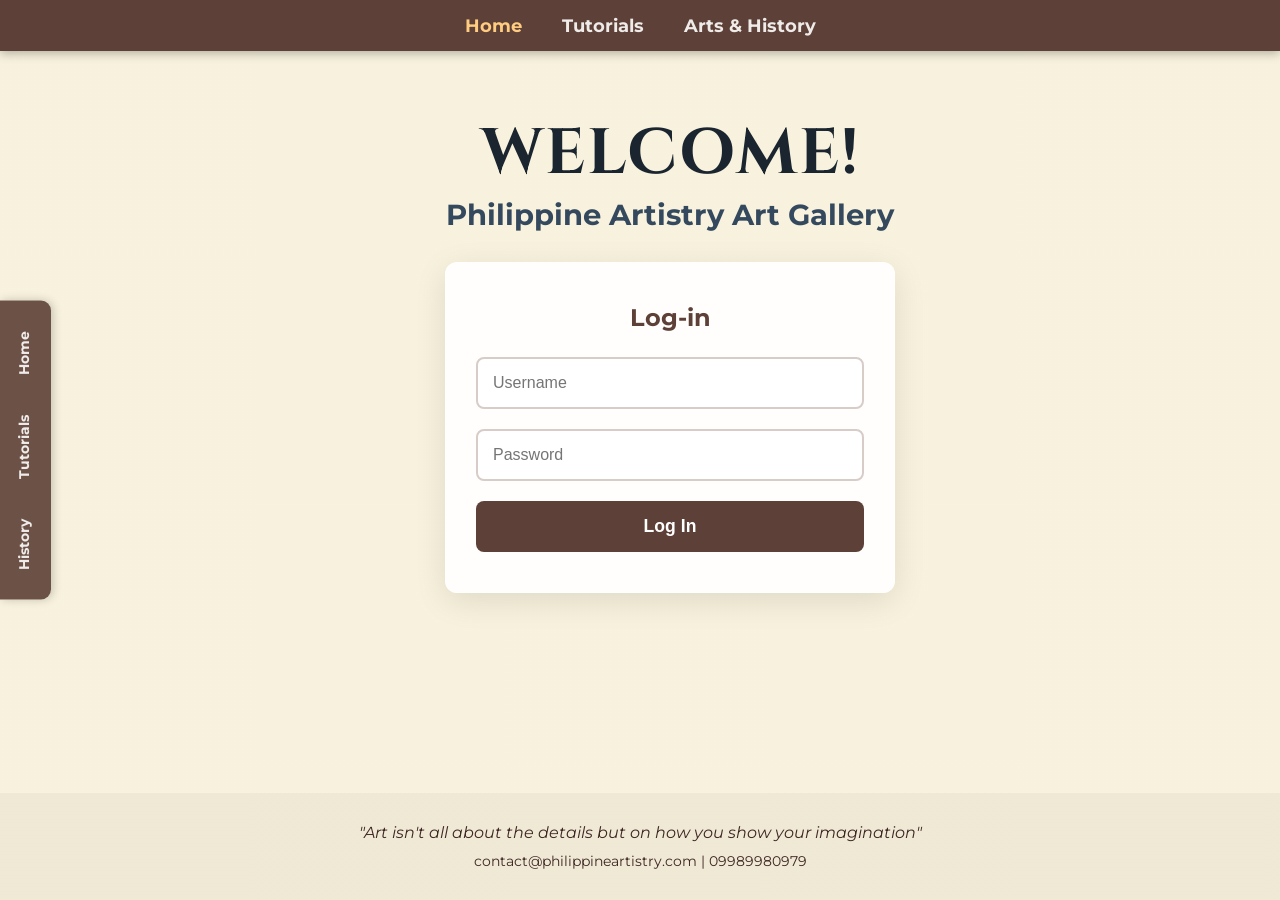
<file: index.html>
<!DOCTYPE html>
<html lang="en">
<head>
    <meta charset="UTF-8">
    <meta name="viewport" content="width=device-width, initial-scale=1.0">
    <title>Home - Philippine Artistry</title>
    <link rel="stylesheet" href="style.css">
</head>
<body>
    <nav class="nav">
        <ul class="nav-list">
            <li><a href="index.html" class="nav-link active">Home</a></li>
            <li><a href="page2.html" class="nav-link">Tutorials</a></li>
            <li><a href="page3.html" class="nav-link">Arts & History</a></li>
        </ul>
    </nav>
    <aside class="side-menu">
        <a href="index.html" class="side-link">Home</a>
        <a href="page2.html" class="side-link">Tutorials</a>
        <a href="page3.html" class="side-link">History</a>
    </aside>
    <main>
        <section class="home-hero">
            <h1 class="home-title">WELCOME!</h1>
            <h2 class="home-subtitle">Philippine Artistry Art Gallery</h2>
            <div class="login-card">
                <h3>Log-in</h3>
                <form id="loginForm">
                    <input type="text" id="user" class="form-input" placeholder="Username" required>
                    <input type="password" id="pass" class="form-input" placeholder="Password" required>
                    <button type="submit" class="btn-submit">Log In</button>
                </form>
            </div>
        </section>
    </main>
    <footer class="footer">
        <p><i>"Art isn't all about the details but on how you show your imagination"</i></p>
        <p style="margin-top: 10px; font-size: 0.9rem;">contact@philippineartistry.com | 09989980979</p>
    </footer>
    <script>
        document.getElementById('loginForm').addEventListener('submit', function(e) {
            e.preventDefault();
            if(document.getElementById('user').value === 'admin' && document.getElementById('pass').value === 'password') {
                window.location.href = 'page3.html';
            } else { alert('Invalid credentials'); }
        });
    </script>
</body>
</html>
</file>
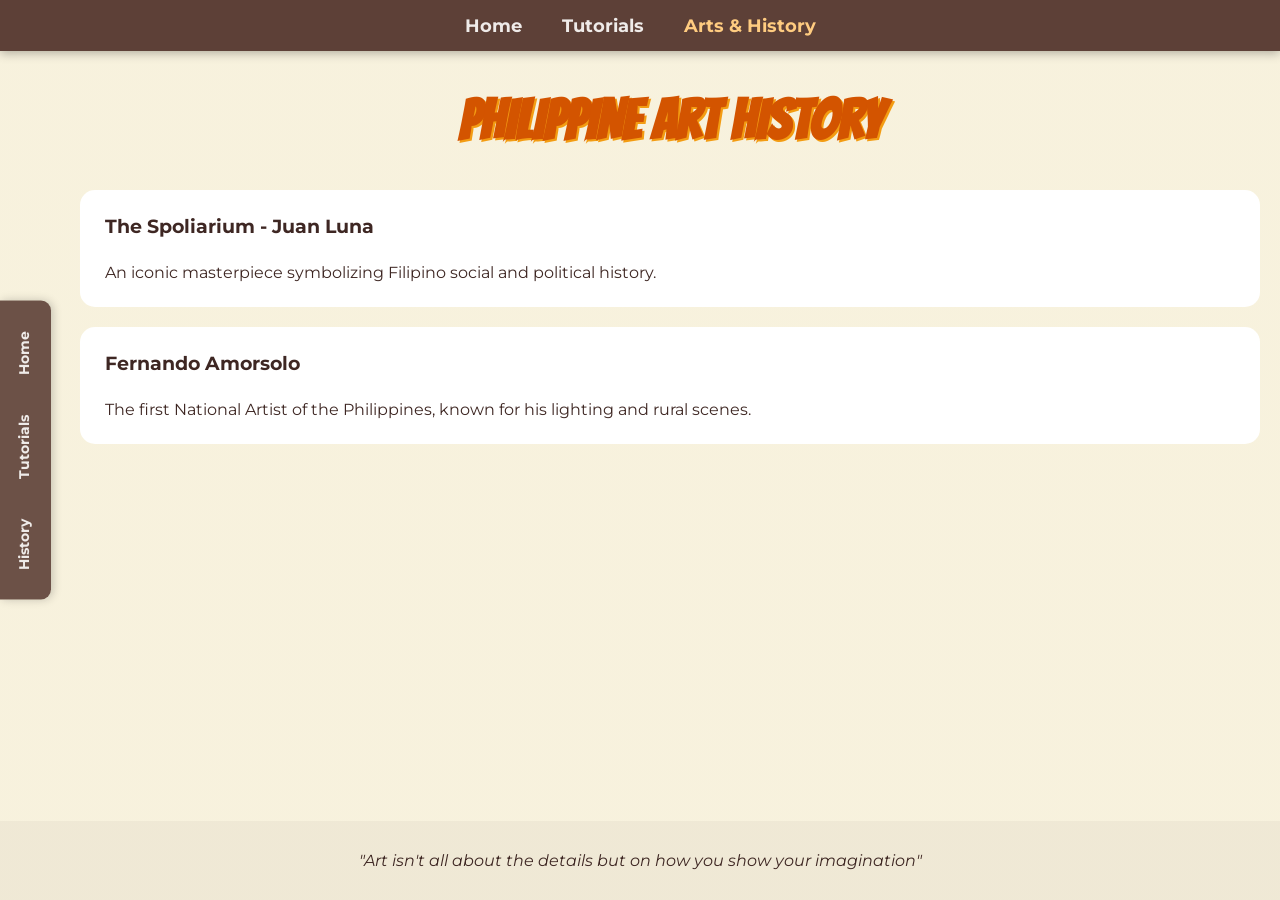
<file: page 3.html>
<!DOCTYPE html>
<html lang="en">
<head>
    <meta charset="UTF-8">
    <meta name="viewport" content="width=device-width, initial-scale=1.0">
    <title>History - Philippine Artistry Art Gallery</title>
    <link href="https://fonts.googleapis.com/css2?family=Bangers&family=Cinzel:wght@700&family=Montserrat:wght@400;700&display=swap" rel="stylesheet">
    <link rel="stylesheet" href="style.css">
</head>
<body>
    <nav class="nav">
        <ul class="nav-list">
            <li><a href="index.html" class="nav-link">Home</a></li>
            <li><a href="tutorials.html" class="nav-link">Tutorials</a></li>
            <li><a href="history.html" class="nav-link active">Arts & History</a></li>
        </ul>
    </nav>
    <aside class="side-menu">
        <a href="index.html" class="side-link">Home</a>
        <a href="tutorials.html" class="side-link">Tutorials</a>
        <a href="history.html" class="side-link">History</a>
    </aside>
    <main>
        <div class="content-card">
            <h1 class="section-header">Philippine Art History</h1>
            <div class="tutorial-row" style="flex-direction: column; align-items: flex-start; padding: 25px;">
                <h3 class="tutorial-card-title">The Spoliarium - Juan Luna</h3>
                <p>An iconic masterpiece symbolizing Filipino social and political history.</p>
            </div>
            <div class="tutorial-row" style="flex-direction: column; align-items: flex-start; padding: 25px; margin-top: 20px;">
                <h3 class="tutorial-card-title">Fernando Amorsolo</h3>
                <p>The first National Artist of the Philippines, known for his lighting and rural scenes.</p>
            </div>
        </div>
    </main>
    <footer class="footer">
        <p><i>"Art isn't all about the details but on how you show your imagination"</i></p>
    </footer>
</body>
</html>
</file>
<file: style.css>
@import url('https://fonts.googleapis.com/css2?family=Bangers&family=Cinzel:wght@700&family=Montserrat:wght@400;700&display=swap');

:root {
    --primary-color: #5d4037;
    --secondary-color: #efebe9;
    --accent-color: #ffcc80;
    --highlight-color: #bf360c;
    --text-color: #3e2723;
    --bg-overlay: rgba(244, 236, 207, 0.7);
}

* { box-sizing: border-box; margin: 0; padding: 0; }

body {
    font-family: 'Montserrat', sans-serif;
    color: var(--text-color);
    min-height: 100vh;
    display: flex;
    flex-direction: column;
    background: linear-gradient(var(--bg-overlay), var(--bg-overlay)),
    url('https://cdn.luxatic.com/wp-content/uploads/2019/02/Vincent-van-Gogh.jpg') no-repeat center center fixed;
    background-size: cover;
}

/* TOP NAV */
.nav { background-color: var(--primary-color); padding: 15px 0; box-shadow: 0 2px 10px rgba(0, 0, 0, 0.3); position: sticky; top: 0; z-index: 1000; }
.nav-list { list-style: none; display: flex; justify-content: center; gap: 40px; }
.nav-link { text-decoration: none; color: var(--secondary-color); font-weight: bold; font-size: 1.1rem; transition: color 0.3s ease; }
.nav-link:hover, .nav-link.active { color: var(--accent-color); }

/* SIDE TAB MENU */
.side-menu { position: fixed; left: 0; top: 50%; transform: translateY(-50%); background-color: rgba(93, 64, 55, 0.9); padding: 20px 10px; border-radius: 0 10px 10px 0; display: flex; flex-direction: column; gap: 20px; box-shadow: 2px 0 10px rgba(0, 0, 0, 0.2); z-index: 999; }
.side-link { writing-mode: vertical-rl; text-orientation: mixed; transform: rotate(180deg); color: var(--secondary-color); text-decoration: none; font-size: 0.9rem; font-weight: bold; padding: 10px 5px; transition: all 0.3s ease; border-left: 3px solid transparent; }
.side-link:hover { color: var(--accent-color); border-left: 3px solid var(--accent-color); }

main { flex: 1; margin-left: 60px; padding: 40px 20px; }

/* HERO SECTION */
.home-hero { text-align: center; display: flex; flex-direction: column; align-items: center; margin-top: 20px; }
.home-title { font-family: 'Cinzel', serif; font-size: 4rem; color: #1a252f; text-transform: uppercase; letter-spacing: 2px; }
.home-subtitle { font-family: 'Montserrat', sans-serif; font-size: 1.8rem; color: #34495e; margin-bottom: 30px; font-weight: 700; }

/* LOGIN CARD */
.login-card { background-color: rgba(255, 255, 255, 0.9); padding: 40px 30px; border-radius: 12px; box-shadow: 0 8px 32px rgba(0,0,0,0.1); width: 100%; max-width: 450px; border: 1px solid rgba(255,255,255,0.3); }
.login-card h3 { font-family: 'Montserrat', sans-serif; font-size: 1.5rem; margin-bottom: 25px; color: var(--primary-color); }
.form-input { width: 100%; padding: 15px; border: 2px solid #d7ccc8; border-radius: 8px; margin-bottom: 20px; font-size: 1rem; }
.btn-submit { width: 100%; padding: 15px; font-weight: bold; color: white; background-color: var(--primary-color); border: none; border-radius: 8px; cursor: pointer; font-size: 1.1rem; transition: background 0.3s; }
.btn-submit:hover { background-color: #3e2723; }

/* CONTENT CARDS (History & Tutorials) */
.section-header { font-family: 'Bangers', cursive; font-size: 3.5rem; text-align: center; color: #d35400; text-shadow: 2px 2px 0px #f39c12; margin-bottom: 40px; text-transform: uppercase; }
.master-card { display: flex; align-items: center; background: rgba(255, 255, 255, 0.95); padding: 30px; border-radius: 20px; margin-bottom: 30px; box-shadow: 0 10px 20px rgba(0,0,0,0.1); gap: 30px; }
.master-img { width: 180px; height: 180px; border-radius: 50%; object-fit: cover; border: 5px solid var(--primary-color); }
.master-info { flex: 1; }
.master-info h2 { font-family: 'Cinzel', serif; color: var(--primary-color); margin-bottom: 15px; font-size: 2rem; border-bottom: 2px dashed #d7ccc8; padding-bottom: 10px; }
.master-info p { line-height: 1.6; color: #5d4037; font-size: 1.1rem; }
.art-preview { width: 300px; border-radius: 15px; box-shadow: 0 5px 15px rgba(0,0,0,0.2); }

/* TUTORIAL ROWS */
.tutorial-link { text-decoration: none; color: inherit; display: block; margin-bottom: 25px; }
.tutorial-row { display: flex; gap: 25px; align-items: center; background: white; padding: 20px; border-radius: 15px; transition: 0.3s; }
.tutorial-row:hover { transform: translateY(-5px); box-shadow: 0 10px 25px rgba(0,0,0,0.15); }
.video-thumb { width: 280px; border-radius: 10px; box-shadow: 0 4px 8px rgba(0,0,0,0.1); }
.video-info h3 { color: #bf360c; font-size: 1.4rem; margin-bottom: 8px; }

.footer { margin-top: auto; padding: 30px; text-align: center; background: rgba(93, 64, 55, 0.05); }
</file>
